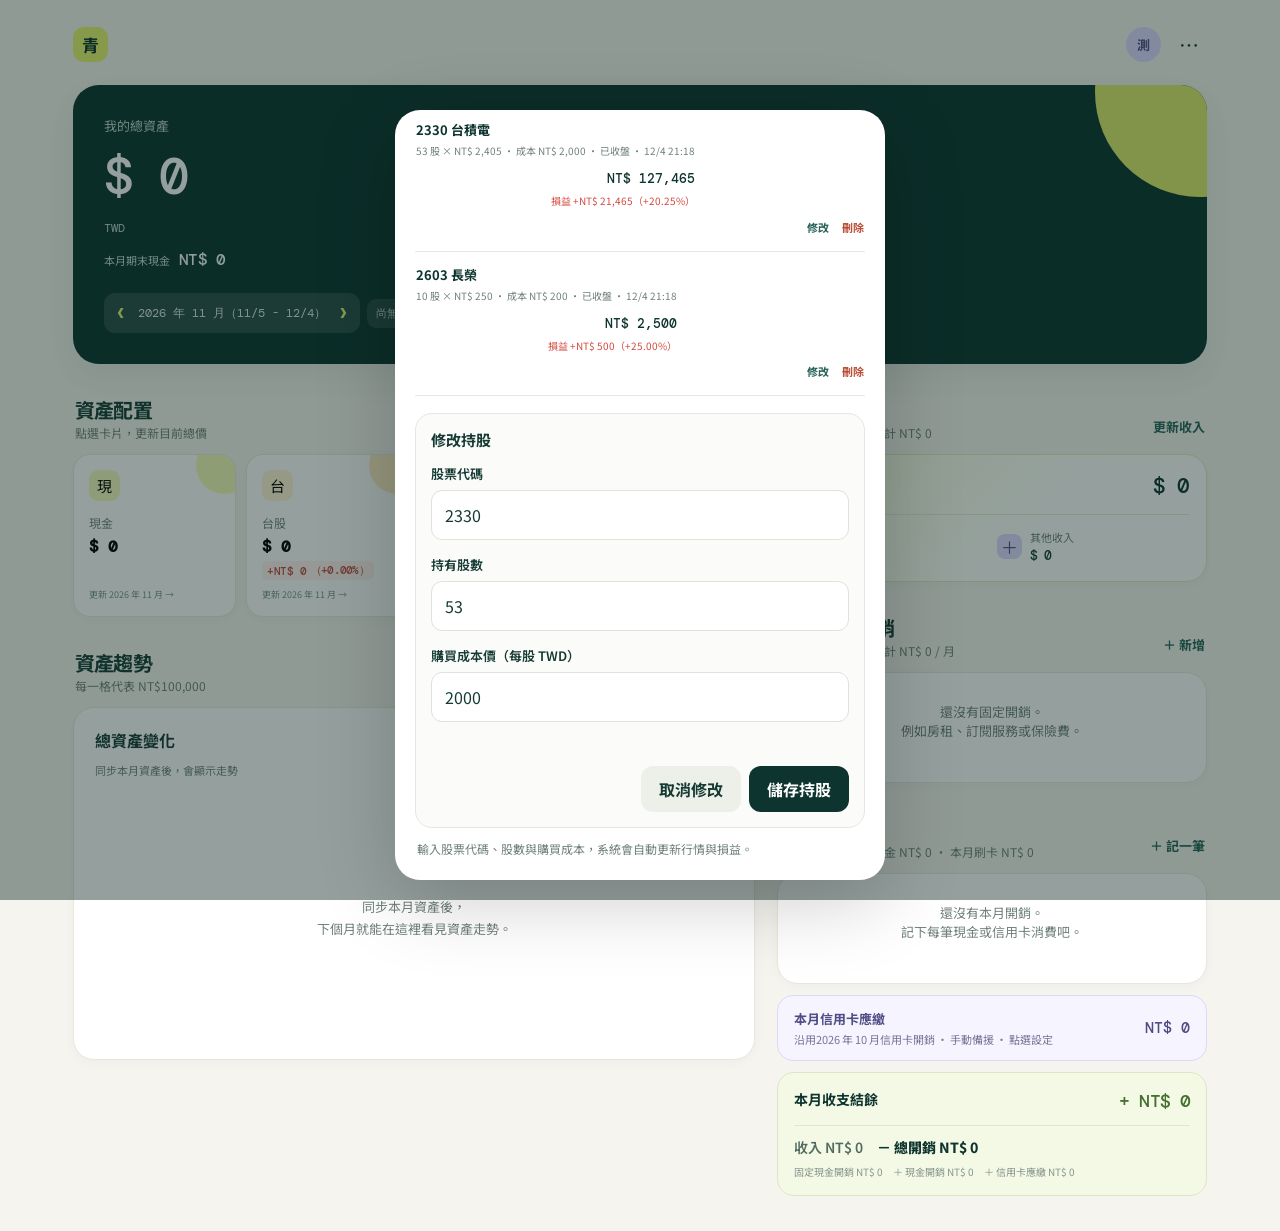
<file: tests/holding-edit-mobile.html>
<!doctype html>
<html lang="zh-Hant">
  <head>
    <meta charset="UTF-8" />
    <meta name="viewport" content="width=device-width, initial-scale=1, maximum-scale=1, user-scalable=no" />
    <link rel="stylesheet" href="../styles.css?v=66" />
    <style>
      /* The test browser keeps a desktop viewport, so force the same layout
         rules that the affected narrow iPhone screen uses. */
      .modal-backdrop { align-items: end; }
      .tw-form-grid { grid-template-columns: 1fr; gap: 0; }
      .tw-holding-main { display: grid; }
      .tw-holding-main > b { justify-self: start; }
    </style>
    <title>holding edit repro</title>
  </head>
  <body>
    <div id="app"></div>
    <output id="repro-result" hidden>RUNNING</output>
    <script>
      const currentMonth = '2026-08';
      const fixture = {
        periodStartDay: 5,
        assets: { cash: 0, tw: 129965, us: 0, crypto: 0 },
        expenses: [], incomes: {}, monthlyExpenses: [],
        dailyLedgerSync: { summariesByMonth: {} }, cardPaymentByMonth: {},
        cashMode: 'manual', cashManualTotal: 0, cashByMonth: {}, cashDataVersion: 1,
        twHoldings: [], twStockMode: 'holdings', twManualTotal: 0,
        twStockByMonth: {
          [currentMonth]: {
            mode: 'holdings', manualTotal: 0, holdingsCustomized: true, modeCustomized: true,
            holdings: [
              { id: 'tw-2330', symbol: '2330', name: '台積電', shares: 53, price: 2405, costPrice: 2000, priceSource: 'fugle', quoteAt: new Date().toISOString(), isClose: true },
              { id: 'tw-2603', symbol: '2603', name: '長榮', shares: 10, price: 250, costPrice: 200, priceSource: 'fugle', quoteAt: new Date().toISOString(), isClose: true }
            ]
          }
        },
        twStockDataVersion: 1,
        usHoldings: [], usStockMode: 'manual', usManualTotal: 0, usStockByMonth: {}, usStockDataVersion: 1,
        cryptoHoldings: [], cryptoMode: 'manual', cryptoManualTotal: 0, cryptoByMonth: {}, cryptoDataVersion: 1,
        activeAssetMonth: currentMonth,
        history: [{ month: currentMonth, assets: { cash: 0, tw: 129965, us: 0, crypto: 0 }, total: 129965 }],
        createdAt: new Date().toISOString()
      };
      const row = { display_name: '測試', book: fixture, updated_at: new Date().toISOString() };
      const query = {
        select() { return this; }, eq() { return this; },
        maybeSingle() { return Promise.resolve({ data: row, error: null }); },
        upsert() { return Promise.resolve({ error: null }); }
      };
      window.supabase = { createClient: () => ({
        auth: { getSession: async () => ({ data: { session: { user: { id: 'test-user', email: 'test@example.com', user_metadata: { display_name: '測試' } } } }, error: null }), signOut: async () => ({ error: null }) },
        from: () => Object.create(query),
        functions: { invoke: async () => ({ data: { quotes: [] }, error: null }) }
      }) };

      window.addEventListener('load', () => setTimeout(() => {
        const result = document.querySelector('#repro-result');
        const fail = message => { result.textContent = `FAIL: ${message}`; document.title = result.textContent; };
        const asset = document.querySelector('[data-asset="tw"]');
        if (!asset) return fail('台股卡片不存在');
        asset.click();
        const summaryText = document.querySelector('.holding-summary-metrics')?.textContent || '';
        if (!summaryText.includes('總成本') || summaryText.includes('總成本—') || !summaryText.includes('總損益')) return fail('持股總成本／總損益摘要不存在');
        if (!document.querySelector('.holding-profit.positive')) return fail('個股損益未顯示');
        const edit = document.querySelector('[data-edit-tw-holding="tw-2330"]');
        if (!edit) return fail('修改按鈕不存在');
        const rect = edit.getBoundingClientRect();
        edit.dispatchEvent(new PointerEvent('pointerdown', { bubbles: true, pointerType: 'touch', pointerId: 1, isPrimary: true, button: 0, clientX: rect.left + 4, clientY: rect.top + 4 }));
        edit.dispatchEvent(new PointerEvent('pointerup', { bubbles: true, pointerType: 'touch', pointerId: 1, isPrimary: true, button: 0, clientX: rect.left + 4, clientY: rect.top + 4 }));
        edit.click();
        setTimeout(() => {
          const form = document.querySelector('#tw-holding-form');
          const heading = form?.querySelector('h3')?.textContent?.trim();
          const symbolRect = form?.querySelector('#tw-symbol')?.getBoundingClientRect();
          const sharesRect = form?.querySelector('#tw-shares')?.getBoundingClientRect();
          const editableFieldsVisible = Boolean(symbolRect && sharesRect && symbolRect.top >= 0 && sharesRect.bottom <= window.innerHeight);
          if (heading !== '修改持股') return fail(`仍是 ${heading || '無表單'}`);
          if (!editableFieldsVisible) return fail(`可編輯欄位在畫面外 symbolTop=${Math.round(symbolRect?.top || 0)} sharesBottom=${Math.round(sharesRect?.bottom || 0)} viewport=${window.innerHeight}`);
          result.textContent = 'PASS';
          document.title = 'PASS';
        }, 350);
      }, 150));
    </script>
    <script src="../app.js?v=66-test"></script>
  </body>
</html>
</file>
<file: styles.css>
@import url('https://fonts.googleapis.com/css2?family=DM+Mono:wght@400;500&family=Noto+Sans+TC:wght@400;500;600;700&display=swap');

:root {
  --ink: #163b35;
  --deep: #0d342f;
  --muted: #70817a;
  --paper: #f5f4ee;
  --card: #ffffff;
  --line: #e7e7df;
  --lime: #e6f36d;
  --coral: #ff7956;
  --lavender: #dcd8ff;
  --shadow: 0 12px 35px rgba(16, 52, 46, .08);
  font-family: 'Noto Sans TC', system-ui, sans-serif;
  color: var(--ink);
  background: var(--paper);
}

* { box-sizing: border-box; }
body { margin: 0; min-width: 320px; overflow-x: hidden; background: var(--paper); }
html.modal-page-locked, body.modal-page-locked { overflow: hidden; overscroll-behavior: none; }
.modal-page-locked body, body.modal-page-locked { position: fixed; left: 0; right: 0; width: 100%; }
button, input, select { font: inherit; }
button { cursor: pointer; }

.auth-screen {
  min-height: 100dvh;
  padding: max(26px, env(safe-area-inset-top)) 20px max(28px, env(safe-area-inset-bottom));
  display: grid;
  align-content: center;
  background: radial-gradient(circle at 88% 7%, #e6f36d 0 8%, transparent 8.2%), linear-gradient(147deg, #0d342f 0 47%, #174a42 47% 100%);
}
.auth-shell { width: min(100%, 428px); margin: auto; }
.brand { display: flex; align-items: center; gap: 11px; font-weight: 700; letter-spacing: .04em; }
.auth-screen .brand { color: #fff; margin-bottom: 34px; font-size: 18px; }
.brand-mark { display: grid; place-items: center; width: 35px; height: 35px; border-radius: 11px; background: var(--lime); color: var(--deep); font-weight: 700; }
.auth-card { background: rgba(255,255,255,.98); border-radius: 27px; padding: 27px 24px 23px; box-shadow: 0 24px 80px rgba(0,0,0,.16); }
.eyebrow { color: #547169; font-size: 12px; font-family: 'DM Mono', monospace; letter-spacing: .08em; text-transform: uppercase; }
h1, h2, h3, p { margin-top: 0; }
h1 { margin: 10px 0 8px; font-size: clamp(28px, 8vw, 36px); letter-spacing: -.05em; line-height: 1.2; }
.subtle { color: var(--muted); line-height: 1.65; font-size: 14px; }
.tabs { display: grid; grid-template-columns: 1fr 1fr; gap: 5px; padding: 5px; background: #f1f1eb; border-radius: 13px; margin: 24px 0 20px; }
.tab { border: 0; background: transparent; color: #70817a; border-radius: 9px; padding: 10px; font-size: 14px; }
.tab.active { background: white; box-shadow: 0 2px 8px rgba(0,0,0,.07); color: var(--deep); font-weight: 700; }
.form-row { margin-bottom: 15px; }
label { display: block; font-size: 13px; font-weight: 600; margin-bottom: 7px; }
input, select { width: 100%; border: 1px solid #dfe3db; border-radius: 11px; padding: 12px 13px; background: #fff; color: var(--ink); outline: none; }
input:focus, select:focus { border-color: #76a59a; box-shadow: 0 0 0 3px rgba(77,143,129,.12); }
.calculation-preview { min-height: 16px; margin: 5px 2px -2px; color: #42736a; font: 12px 'DM Mono', monospace; }.calculation-preview:not(:empty)::before { content: '計算結果 '; color: #83938d; font-family: 'Noto Sans TC', sans-serif; }
.button { border: 0; border-radius: 12px; padding: 13px 16px; font-weight: 700; transition: transform .15s ease, background .15s ease; }
.button:active { transform: scale(.98); }
.button.primary { width: 100%; background: var(--deep); color: white; }
.button.primary:hover { background: #164a42; }
.button.light { background: #edf0e9; color: var(--ink); }
.form-error { min-height: 18px; color: #c64429; font-size: 12px; margin: 1px 0 10px; }
.auth-note { font-size: 12px; color: #819089; text-align: center; margin: 15px 0 0; }

.app-shell { max-width: 1190px; margin: auto; padding: max(18px, env(safe-area-inset-top)) 18px calc(90px + env(safe-area-inset-bottom)); }
.pull-refresh { display: none; }
.topbar { display: flex; align-items: center; justify-content: space-between; margin-bottom: 22px; }
.topbar .brand { font-size: 17px; }
.user-menu { display: flex; align-items: center; gap: 9px; }
.avatar { width: 35px; height: 35px; border-radius: 50%; display: grid; place-items: center; background: var(--lavender); color: #4e4a83; font-weight: 700; font-size: 13px; }
.icon-button { border: 0; background: transparent; color: var(--ink); width: 37px; height: 37px; border-radius: 50%; display: grid; place-items: center; font-size: 20px; }
.icon-button:hover { background: #e8eae4; }

.overview { background: var(--deep); color: white; border-radius: 26px; padding: 24px; position: relative; overflow: hidden; box-shadow: var(--shadow); }
.overview::after { content: ''; position: absolute; width: 210px; height: 210px; border-radius: 50%; background: var(--lime); opacity: .95; right: -98px; top: -98px; }
.overview > * { position: relative; z-index: 1; }
.overview-label { color: #bcd1c8; font-size: 13px; margin: 0; }
.total-number { font-family: 'DM Mono', monospace; letter-spacing: -.055em; font-weight: 500; margin: 9px 0 3px; font-size: clamp(35px, 8vw, 50px); }
.currency-label { color: #bcd1c8; font-family: 'DM Mono', monospace; font-size: 12px; }
.overview-ending-cash { display: flex; align-items: baseline; gap: 9px; margin-top: 12px; color: #c4d9d1; font-size: 11px; }.overview-ending-cash strong { color: #f3fbf7; font: 500 16px 'DM Mono', monospace; letter-spacing: -.04em; }
.overview-bottom { display: flex; flex-wrap: wrap; gap: 13px; justify-content: space-between; align-items: center; margin-top: 23px; }.overview-meta { display: flex; flex-wrap: wrap; gap: 7px; align-items: center; }
.date-chip { background: rgba(255,255,255,.12); border-radius: 11px; color: #dce8e2; white-space: nowrap; }.overview-month-control { display: inline-grid; grid-template-columns: 27px minmax(0, auto) 27px; align-items: center; gap: 1px; padding: 3px; }.overview-month-arrow { width: 27px; height: 27px; display: grid; place-items: center; padding: 0 0 2px; border: 0; border-radius: 8px; background: transparent; color: var(--lime); font: 500 25px/1 'DM Mono', monospace; touch-action: manipulation; }.overview-month-arrow:hover, .overview-month-arrow:focus-visible { background: rgba(230,243,109,.14); outline: none; }.overview-month-arrow:active { background: rgba(230,243,109,.24); transform: scale(.94); }.overview-month-label { position: relative; display: flex; align-items: center; justify-content: center; min-width: 0; height: 27px; padding: 2px 3px 0; color: #dce8e2; font: 12px/1 'DM Mono', monospace; cursor: pointer; }.overview-month-label span { transform: translateY(2px); }.overview-month-label input { position: absolute; inset: 0; width: 100%; height: 100%; margin: 0; padding: 0; border: 0; opacity: 0; cursor: pointer; }
.change-chip { padding: 7px 9px; border-radius: 9px; font: 11px 'DM Mono', monospace; }.change-chip.up { background: rgba(230,243,109,.18); color: var(--lime); }.change-chip.down { background: rgba(255,160,137,.16); color: #ffb09b; }.change-chip.neutral { background: rgba(255,255,255,.1); color: #bfd0c9; }
.overview .button { background: var(--lime); color: var(--deep); padding: 10px 13px; }

.section-heading { display: flex; align-items: end; justify-content: space-between; margin: 29px 2px 13px; }
.section-heading h2 { font-size: 20px; letter-spacing: -.04em; margin: 0; }
.section-heading p { color: var(--muted); font-size: 12px; margin: 0; }
.text-button { border: 0; padding: 5px 0; background: transparent; color: #28645a; font-weight: 700; font-size: 13px; white-space: nowrap; }
.section-heading > .text-button { flex: 0 0 auto; }

.asset-grid { display: grid; grid-template-columns: repeat(2, minmax(0, 1fr)); gap: 10px; }
.asset-card { text-align: left; border: 1px solid var(--line); border-radius: 17px; padding: 15px; min-height: 146px; background: var(--card); box-shadow: 0 3px 12px rgba(33,55,50,.03); position: relative; overflow: hidden; display: flex; flex-direction: column; align-items: flex-start; }
.asset-card:hover { border-color: #b8cbc2; transform: translateY(-1px); }
.asset-card::after { content: ''; width: 57px; height: 57px; position: absolute; border-radius: 50%; right: -18px; top: -18px; opacity: .5; }
.asset-card.cash::after { background: var(--lime); }.asset-card.tw::after { background: #ffd586; }.asset-card.us::after { background: var(--lavender); }.asset-card.crypto::after { background: #ffc5b5; }
.asset-icon { width: 31px; height: 31px; border-radius: 9px; display: grid; place-items: center; font-size: 15px; margin-bottom: 13px; }
.cash .asset-icon { background: #f2f8bf; }.tw .asset-icon { background: #fff2d2; }.us .asset-icon { background: #edeaff; }.crypto .asset-icon { background: #ffe3da; }
.asset-card small { color: var(--muted); display: block; font-size: 12px; }
.asset-card strong { font-family: 'DM Mono', monospace; margin-top: 5px; font-size: 16px; display: block; letter-spacing: -.04em; }
.asset-card .asset-profit { display: inline-flex; align-items: center; gap: 5px; margin-top: 4px; padding: 2px 5px; border-radius: 5px; font: 500 11px 'DM Mono', monospace; letter-spacing: -.045em; white-space: nowrap; }
.asset-card .asset-profit.positive { color: #bd493f; background: #fff0ed; }.asset-card .asset-profit.negative { color: #3b7d6d; background: #eaf5ed; }
.asset-card .asset-profit-percent { letter-spacing: -.07em; }
.asset-card .edit-hint { color: #789088; font-size: 9px; margin-top: auto; padding-top: 8px; }

.chart-card, .expense-card, .income-card { background: var(--card); border-radius: 21px; border: 1px solid var(--line); box-shadow: 0 3px 12px rgba(33,55,50,.03); }
.chart-card { padding: 20px 14px 14px; }
.chart-header { padding: 0 7px; display: flex; align-items: start; justify-content: space-between; }
.chart-header h3 { font-size: 16px; margin: 0 0 4px; }
.chart-header span { color: var(--muted); font-size: 11px; }
.chart-caption { color: #667a73; background: #f2f3ee; font: 11px 'DM Mono', monospace; padding: 5px 7px; border-radius: 7px; }
.chart-wrap { height: 236px; padding-top: 11px; }
.chart-wrap svg { width: 100%; height: 100%; overflow: visible; }
.empty-chart { height: 100%; display: grid; place-items: center; text-align: center; color: var(--muted); font-size: 13px; line-height: 1.7; }
.grid-line { stroke: #e9ece6; stroke-width: 1; }.grid-label { fill: #90a099; font: 10px 'DM Mono', monospace; }.month-label { fill: #71837c; font-size: 10px; }.chart-line { fill: none; stroke: #167461; stroke-width: 3; stroke-linecap: round; stroke-linejoin: round; }.chart-area { fill: url(#chartGradient); }.chart-point-group { cursor: pointer; outline: none; }.chart-hit { fill: transparent; }.chart-point { fill: #fff; stroke: #167461; stroke-width: 3; transition: r .15s ease, fill .15s ease; }.chart-tooltip { opacity: 0; pointer-events: none; transition: opacity .14s ease; }.chart-tooltip rect { fill: #0d342f; filter: drop-shadow(0 3px 5px rgba(10,36,31,.18)); }.chart-tooltip text { fill: #fff; font: 11px 'DM Mono', monospace; }.chart-point-group:hover .chart-tooltip, .chart-point-group:focus .chart-tooltip, .chart-point-group.is-active .chart-tooltip { opacity: 1; }.chart-point-group:hover .chart-point, .chart-point-group:focus .chart-point, .chart-point-group.is-active .chart-point { fill: #e6f36d; r: 5.5px; }

.expense-card { padding: 3px 17px; }
.card-payment-card { display: flex; width: 100%; align-items: center; justify-content: space-between; gap: 12px; padding: 13px 16px; margin: 11px 0 10px; border: 1px solid #dcd9f7; border-radius: 16px; background: #f6f5ff; color: inherit; font: inherit; text-align: left; cursor: pointer; transition: border-color .18s ease, transform .18s ease; }.card-payment-card:hover { border-color: #bbb5eb; transform: translateY(-1px); }.card-payment-card:focus-visible { outline: 3px solid rgba(100,91,174,.18); outline-offset: 2px; }.card-payment-card span { display: block; color: #514d86; font-size: 13px; font-weight: 700; }.card-payment-card small { display: block; margin-top: 3px; color: #777597; font-size: 11px; }.card-payment-card strong { color: #4e4a83; font: 500 15px 'DM Mono', monospace; white-space: nowrap; }
.income-card { padding: 17px; background: linear-gradient(135deg, #f4f9d8 0%, #fff 60%); border-color: #e2e8bf; }
.income-total { display: flex; align-items: baseline; justify-content: space-between; padding-bottom: 14px; border-bottom: 1px solid #e6ebd6; }.income-total span { color: #587068; font-size: 12px; }.income-total strong { font: 500 21px 'DM Mono', monospace; color: var(--deep); letter-spacing: -.05em; }
.income-breakdown { display: grid; grid-template-columns: 1fr 1fr; gap: 9px; padding-top: 14px; }.income-item { display: flex; align-items: center; gap: 8px; min-width: 0; }.income-symbol { flex: 0 0 auto; width: 25px; height: 25px; display: grid; place-items: center; border-radius: 8px; background: #e6f36d; color: var(--deep); font-size: 17px; line-height: 1; }.income-item.other .income-symbol { background: #ddd9ff; color: #514d86; }.income-item small { display: block; color: var(--muted); font-size: 11px; }.income-item strong { display: block; margin-top: 2px; font: 500 13px 'DM Mono', monospace; letter-spacing: -.04em; white-space: nowrap; }.income-note { display: block; max-width: 110px; overflow: hidden; margin-top: 2px; color: #777597; font-size: 10px; font-style: normal; line-height: 1.3; text-overflow: ellipsis; white-space: nowrap; }
.expense-row { width: 100%; text-align: left; border: 0; display: grid; grid-template-columns: 39px 1fr auto; align-items: center; gap: 10px; padding: 14px 0; background: transparent; border-bottom: 1px solid #eff0ec; }
.synced-summary-row { cursor: default; }
.synced-summary-row .expense-icon.cash-icon { background: #f2f8bf; color: #177cb8; }
.synced-summary-row .expense-icon.card-icon { background: #edeaff; color: #514d86; }
.fixed-expense-row { grid-template-columns: 15px 39px 1fr auto; cursor: default; transition: opacity .14s ease, box-shadow .14s ease; }.drag-handle { display: grid; place-items: center; min-height: 35px; color: #a4b0aa; font-size: 17px; letter-spacing: -4px; cursor: grab; touch-action: none; user-select: none; }.drag-handle:active { cursor: grabbing; }.fixed-expense-row.dragging { opacity: .42; }.fixed-expense-row.drag-over-before { box-shadow: inset 0 3px 0 #6aaf9e; }.fixed-expense-row.drag-over-after { box-shadow: inset 0 -3px 0 #6aaf9e; }
.expense-row:last-child, .monthly-row:last-of-type { border-bottom: 0; }.expense-icon { width: 35px; height: 35px; border-radius: 11px; display: grid; place-items: center; background: #fff0e8; }.monthly-row .expense-icon.cash-icon { background: #f2f8bf; }.monthly-row .expense-icon.card-icon { background: #edeaff; color: #514d86; }.expense-name { font-size: 14px; font-weight: 700; }.expense-meta { color: var(--muted); font-size: 11px; margin-top: 2px; }.expense-amount { font-family: 'DM Mono', monospace; font-size: 13px; text-align: right; }.expense-empty { color: var(--muted); font-size: 13px; padding: 26px 4px; text-align: center; }.payment-chip { display: inline-block; margin-left: 3px; padding: 1px 5px; border-radius: 5px; font-size: 10px; line-height: 1.35; }.payment-chip.cash { background: #eef6bf; color: #536520; }.payment-chip.card { background: #eeeafd; color: #59518a; }
.monthly-expense-total { display: flex; align-items: center; justify-content: space-between; margin: 2px -1px 0; padding: 14px 1px 12px; border-top: 1px solid #dfe6dc; color: var(--deep); font-size: 13px; font-weight: 700; }.monthly-expense-total strong { font: 500 15px 'DM Mono', monospace; letter-spacing: -.04em; }
.monthly-balance-card { margin-top: 11px; padding: 16px; border: 1px solid #dfe7dc; border-radius: 17px; background: #fff; }.balance-heading { display: flex; align-items: flex-start; justify-content: space-between; gap: 12px; color: var(--deep); font-size: 14px; font-weight: 700; }.balance-result { display: inline-flex; flex-direction: column; align-items: flex-end; gap: 2px; }.balance-heading strong { font: 500 18px 'DM Mono', monospace; letter-spacing: -.05em; white-space: nowrap; }.balance-result small { font: 700 12px 'DM Mono', monospace; white-space: nowrap; }.monthly-balance-card.positive { background: #f4f9e5; border-color: #dce8c3; }.monthly-balance-card.positive .balance-heading strong, .monthly-balance-card.positive .balance-result small { color: #43702d; }.monthly-balance-card.negative { background: #fff7f3; border-color: #f1d9d0; }.monthly-balance-card.negative .balance-heading strong, .monthly-balance-card.negative .balance-result small { color: #b6523c; }.balance-formula { display: flex; flex-wrap: wrap; gap: 6px 14px; margin-top: 12px; padding-top: 11px; border-top: 1px solid rgba(75,100,92,.13); color: #526a61; font-size: 14px; font-weight: 600; }.balance-formula span { white-space: nowrap; }.balance-formula span:last-child { color: var(--deep); font-weight: 800; }.balance-breakdown { display: flex; flex-wrap: wrap; gap: 4px 10px; margin-top: 7px; color: #87958f; font-size: 10px; }.balance-breakdown span + span::before { content: '＋ '; }

.bottom-nav { position: fixed; z-index: 10; bottom: 0; left: 0; width: 100%; background: rgba(255,255,255,.94); backdrop-filter: blur(14px); border-top: 1px solid #e5e7e2; display: flex; justify-content: space-around; padding: 8px max(14px, env(safe-area-inset-right)) max(8px, env(safe-area-inset-bottom)) max(14px, env(safe-area-inset-left)); touch-action: manipulation; }
.bottom-nav button { background: transparent; border: 0; color: #80908a; min-width: 62px; padding: 3px 8px 2px; font-size: 11px; touch-action: manipulation; }.bottom-nav button.active { color: var(--deep); font-weight: 700; }.nav-icon { display: block; font-size: 18px; line-height: 20px; }
.modal-backdrop { position: fixed; z-index: 30; inset: 0; padding: 20px; background: rgba(10,36,31,.43); display: flex; align-items: end; justify-content: center; animation: fade .15s ease; touch-action: pan-y; overscroll-behavior: contain; }
.modal { width: min(100%, 490px); max-height: min(770px, 91dvh); overflow: auto; background: #fff; border-radius: 25px 25px 19px 19px; padding: 23px 20px max(21px, env(safe-area-inset-bottom)); box-shadow: 0 20px 80px rgba(0,0,0,.2); animation: rise .2s ease; }.modal-header { display: flex; justify-content: space-between; align-items: start; gap: 10px; margin-bottom: 21px; }.modal-header h2 { font-size: 22px; letter-spacing: -.04em; margin: 4px 0 0; }.modal-actions { display: flex; gap: 8px; margin-top: 21px; }.modal-actions .button { flex: 1; }.danger { color: #b5402b; background: #fff0ed; }.form-note { color: var(--muted); font-size: 12px; line-height: 1.55; margin-top: -5px; }.divider { border: 0; border-top: 1px solid var(--line); margin: 21px 0; }
.modal:focus { outline: none; }
.period-settings-card { display: grid; grid-template-columns: minmax(0, 1fr) auto; align-items: center; gap: 14px; margin: 20px 0 14px; padding: 16px; border: 1px solid #dfe8ca; border-radius: 17px; background: linear-gradient(135deg, #f3f8d8, #fff); }.period-settings-card label { margin: 0; color: var(--deep); font-size: 14px; }.period-settings-card small { display: block; margin-top: 5px; color: var(--muted); font-size: 10px; line-height: 1.45; }.period-settings-card select { width: 116px; padding: 10px; font: 12px 'DM Mono', monospace; }.period-settings-card p { grid-column: 1 / -1; margin: 0; padding-top: 12px; border-top: 1px solid #e3e9d3; color: #3f6f63; font: 12px 'DM Mono', monospace; }.account-logout-button { width: 100%; }
.calculated-total { border: 1px solid #dce8c3; border-radius: 16px; background: #f5f9e5; padding: 17px; }.calculated-total span { display: block; color: #5d776d; font-size: 12px; }.calculated-total strong { display: block; margin: 5px 0 6px; color: var(--deep); font: 500 26px 'DM Mono', monospace; letter-spacing: -.055em; }.calculated-total small { color: #607b71; font-size: 11px; }
.tw-stock-summary { display: grid; gap: 4px; padding: 16px 17px; border: 1px solid #e4e9ca; border-radius: 17px; background: linear-gradient(135deg, #f2f8cf, #fff); }.tw-stock-summary span { color: #60756e; font-size: 12px; }.tw-stock-summary strong { color: var(--deep); font: 500 25px 'DM Mono', monospace; letter-spacing: -.05em; }.tw-stock-summary small { color: #73837d; font-size: 11px; line-height: 1.5; }
.holding-summary-metrics { display: grid; gap: 9px; }.holding-summary-metrics > div { display: flex; align-items: baseline; justify-content: space-between; gap: 12px; }.holding-summary-metrics strong { font-size: 20px; }.holding-summary-profit { padding-top: 9px; border-top: 1px solid #dfe8ca; }.holding-summary-profit > span { flex: 0 0 auto; }.holding-summary-profit strong, .holding-summary-profit small { color: #d3483d; }.holding-summary-profit.negative strong, .holding-summary-profit.negative small { color: #3b7d6d; }.holding-summary-profit-value { display: inline-flex; align-items: baseline; justify-content: flex-end; gap: 10px; white-space: nowrap; }.holding-summary-profit-value small { order: -1; font: 700 15px 'DM Mono', monospace; }.holding-summary-profit-value strong { font-size: 21px; }.holding-value { display: grid; justify-items: end; gap: 3px; flex: 0 0 auto; }.holding-value > b { color: var(--deep); font: 500 13px 'DM Mono', monospace; white-space: nowrap; }.holding-profit { color: #73837d !important; font-size: 10px !important; line-height: 1.35 !important; white-space: nowrap; }.holding-profit.positive { color: #d3483d !important; }.holding-profit.negative { color: #3b7d6d !important; }.holding-cost-field { grid-column: 1 / -1; }
.tw-manual-total-form { display: grid; gap: 7px; }.tw-manual-total-form > label { color: #60756e; font-size: 12px; }.tw-manual-total-input { display: grid; grid-template-columns: auto minmax(0, 1fr) auto; align-items: center; gap: 8px; }.tw-manual-total-input > span { color: var(--deep); font: 500 20px 'DM Mono', monospace; }.tw-manual-total-input input { width: 100%; min-width: 0; padding: 10px 11px; border: 1px solid #d8e0c9; border-radius: 11px; background: rgba(255,255,255,.88); color: var(--deep); font: 500 18px 'DM Mono', monospace; outline: 0; }.tw-manual-total-input input:focus { border-color: #4c8f81; box-shadow: 0 0 0 3px rgba(76,143,129,.12); }.tw-manual-total-form .form-error { min-height: 0; margin: 0; }.tw-manual-total-form .form-error:not(:empty) { margin-top: 1px; }
.tw-auto-switch { display: flex; align-items: flex-start; gap: 10px; margin: 13px 1px 0; padding: 11px 12px; border-radius: 13px; background: #f5f6f1; cursor: pointer; }.tw-auto-switch input { flex: 0 0 auto; width: 18px; height: 18px; margin: 2px 0 0; accent-color: #176e5e; }.tw-auto-switch span { display: grid; gap: 3px; }.tw-auto-switch b { color: var(--deep); font-size: 13px; }.tw-auto-switch small { color: var(--muted); font-size: 10px; font-weight: 400; line-height: 1.45; }
.cash-mode-list { display: grid; gap: 8px; margin-top: 13px; }.cash-mode-option { margin: 0; border: 1px solid transparent; transition: border-color .18s ease, background .18s ease; }.cash-mode-option:has(input:checked) { border-color: #b8d7b0; background: #f1f7df; }.cash-summary small { overflow-wrap: anywhere; }
.card-payment-summary { border-color: #dcd9f7; background: linear-gradient(135deg, #f0efff, #fff); }.card-payment-summary .tw-manual-total-input input { border-color: #dcd9f7; }.card-payment-summary .tw-manual-total-input input:focus { border-color: #7770bd; box-shadow: 0 0 0 3px rgba(119,112,189,.12); }
.tw-stock-toolbar { display: flex; flex-wrap: wrap; gap: 8px; margin: 12px 0; }.compact-button { padding: 9px 12px; font-size: 12px; }.compact-button:disabled { cursor: not-allowed; opacity: .48; }
.tw-snapshot-note { display: inline-flex; align-items: center; min-height: 35px; padding: 8px 11px; border-radius: 11px; background: #f2f3ee; color: #6f8079; font-size: 11px; line-height: 1.45; }
.tw-holding-list { margin: 2px 0 17px; border-top: 1px solid var(--line); }.tw-holding-row { padding: 13px 1px 11px; border-bottom: 1px solid var(--line); }.tw-holding-main { display: flex; align-items: flex-start; justify-content: space-between; gap: 12px; }.tw-holding-main > div { min-width: 0; }.tw-holding-main strong { display: block; color: var(--deep); font-size: 13px; }.tw-holding-main small { display: block; margin-top: 4px; color: var(--muted); font-size: 10px; line-height: 1.5; }.tw-holding-main > b { flex: 0 0 auto; color: var(--deep); font: 500 13px 'DM Mono', monospace; white-space: nowrap; }.tw-holding-actions { display: flex; justify-content: flex-end; gap: 13px; margin-top: 6px; }.tw-holding-actions .text-button { font-size: 11px; }.danger-text { color: #b94e39; }.tw-holding-empty { margin: 0; padding: 21px 10px; color: var(--muted); font-size: 12px; line-height: 1.65; text-align: center; border-bottom: 1px solid var(--line); }
.tw-holding-form { padding: 15px; border: 1px solid #e4e8e0; border-radius: 17px; background: #fbfcf9; }.tw-holding-form h3 { margin-bottom: 14px; font-size: 15px; }.tw-form-grid { display: grid; grid-template-columns: minmax(0, 1.2fr) minmax(0, .8fr); gap: 10px; }.tw-form-actions { display: flex; justify-content: flex-end; gap: 8px; }.tw-form-actions .button { width: auto; padding: 11px 18px; }.tw-disclaimer { margin: 12px 2px 0; }
.history-list { padding: 0; margin: 3px 0 0; list-style: none; }.history-list li { display: flex; align-items: center; justify-content: space-between; padding: 11px 0; border-bottom: 1px solid #eef0ea; font-size: 13px; }.history-list li:last-child { border-bottom: 0; }.history-list strong { font: 500 13px 'DM Mono', monospace; }
.toast { position: fixed; left: 50%; bottom: calc(82px + env(safe-area-inset-bottom)); transform: translateX(-50%); z-index: 50; background: #143d35; color: white; font-size: 13px; padding: 10px 15px; border-radius: 999px; box-shadow: 0 7px 20px rgba(0,0,0,.18); animation: toast .2s ease; white-space: nowrap; }

@keyframes fade { from { opacity: 0; } to { opacity: 1; } } @keyframes rise { from { transform: translateY(20px); opacity: .5; } to { transform: translateY(0); opacity: 1; } } @keyframes toast { from { transform: translate(-50%, 12px); opacity: 0; } to { transform: translate(-50%, 0); opacity: 1; } } @keyframes month-page-next { from { transform: translateX(24px); opacity: .72; } to { transform: translateX(0); opacity: 1; } } @keyframes month-page-previous { from { transform: translateX(-24px); opacity: .72; } to { transform: translateX(0); opacity: 1; } } @keyframes month-date-flash { 0%, 100% { background: rgba(255,255,255,.12); color: #dce8e2; box-shadow: none; } 45% { background: var(--lime); color: var(--deep); box-shadow: 0 0 0 4px rgba(230,243,109,.25); } }
@keyframes pull-refresh-spin { to { transform: rotate(360deg); } }
@media (min-width: 700px) { .app-shell { padding: 26px 28px 35px; }.dashboard-grid { display: grid; grid-template-columns: minmax(0, 1.38fr) minmax(300px, .87fr); gap: 22px; align-items: start; }.overview { padding: 31px; }.asset-grid { grid-template-columns: repeat(4, 1fr); }.chart-wrap { height: 265px; }.bottom-nav { display: none; }.modal-backdrop { align-items: center; }.modal { border-radius: 25px; }.section-heading { margin-top: 31px; } }
@media (max-width: 699px) { .app-shell { position: relative; z-index: 1; touch-action: pan-y; }.app-shell.pull-refresh-dragging { transition: none; will-change: transform; }.app-shell.pull-refresh-settling { transition: transform .25s cubic-bezier(.22,.75,.26,1); }.pull-refresh { position: fixed; z-index: 2; top: max(9px, env(safe-area-inset-top)); left: 50%; display: flex; align-items: center; gap: 7px; min-height: 34px; padding: 7px 12px; border: 1px solid rgba(13,52,47,.1); border-radius: 999px; background: rgba(255,255,255,.9); color: #52736a; box-shadow: 0 7px 22px rgba(13,52,47,.12); font-size: 11px; font-weight: 700; opacity: 0; pointer-events: none; transform: translate(-50%, -13px) scale(.94); transition: opacity .15s ease, transform .2s ease, background .15s ease, color .15s ease; backdrop-filter: blur(10px); }.pull-refresh-icon { display: grid; place-items: center; width: 18px; height: 18px; color: #176e5e; font: 600 18px/1 'DM Mono', monospace; }.pull-refresh-text { white-space: nowrap; }.pull-refresh-active .pull-refresh { opacity: 1; transform: translate(-50%, 0) scale(1); }.pull-refresh-ready .pull-refresh, .pull-refresh-running .pull-refresh { background: var(--deep); color: white; }.pull-refresh-ready .pull-refresh-icon, .pull-refresh-running .pull-refresh-icon { color: var(--lime); }.pull-refresh-running .pull-refresh-icon { animation: pull-refresh-spin .8s linear infinite; }.pull-refresh-complete .pull-refresh { background: #eaf3d5; color: var(--deep); }.pull-refresh-complete .pull-refresh-icon { color: #46712f; animation: none; }.app-shell.month-page-next { animation: month-page-next .28s cubic-bezier(.22,.75,.26,1); }.app-shell.month-page-previous { animation: month-page-previous .28s cubic-bezier(.22,.75,.26,1); }.date-chip.month-date-flash { animation: month-date-flash .65s ease; }.modal { touch-action: pan-y; overscroll-behavior: contain; }.modal.modal-swipe-active, .modal.modal-swipe-settling { animation: none; user-select: none; }.modal.modal-swipe-active { transition: none !important; } }
@media (prefers-reduced-motion: reduce) { .app-shell.month-page-next, .app-shell.month-page-previous { animation: none; } }
@media (max-width: 430px) { .tw-form-grid { grid-template-columns: 1fr; gap: 0; }.tw-holding-main { display: grid; }.tw-holding-main > b { justify-self: start; }.period-settings-card { grid-template-columns: 1fr; gap: 11px; }.period-settings-card select { width: 100%; }.period-settings-card p { grid-column: 1; } }
</file>
